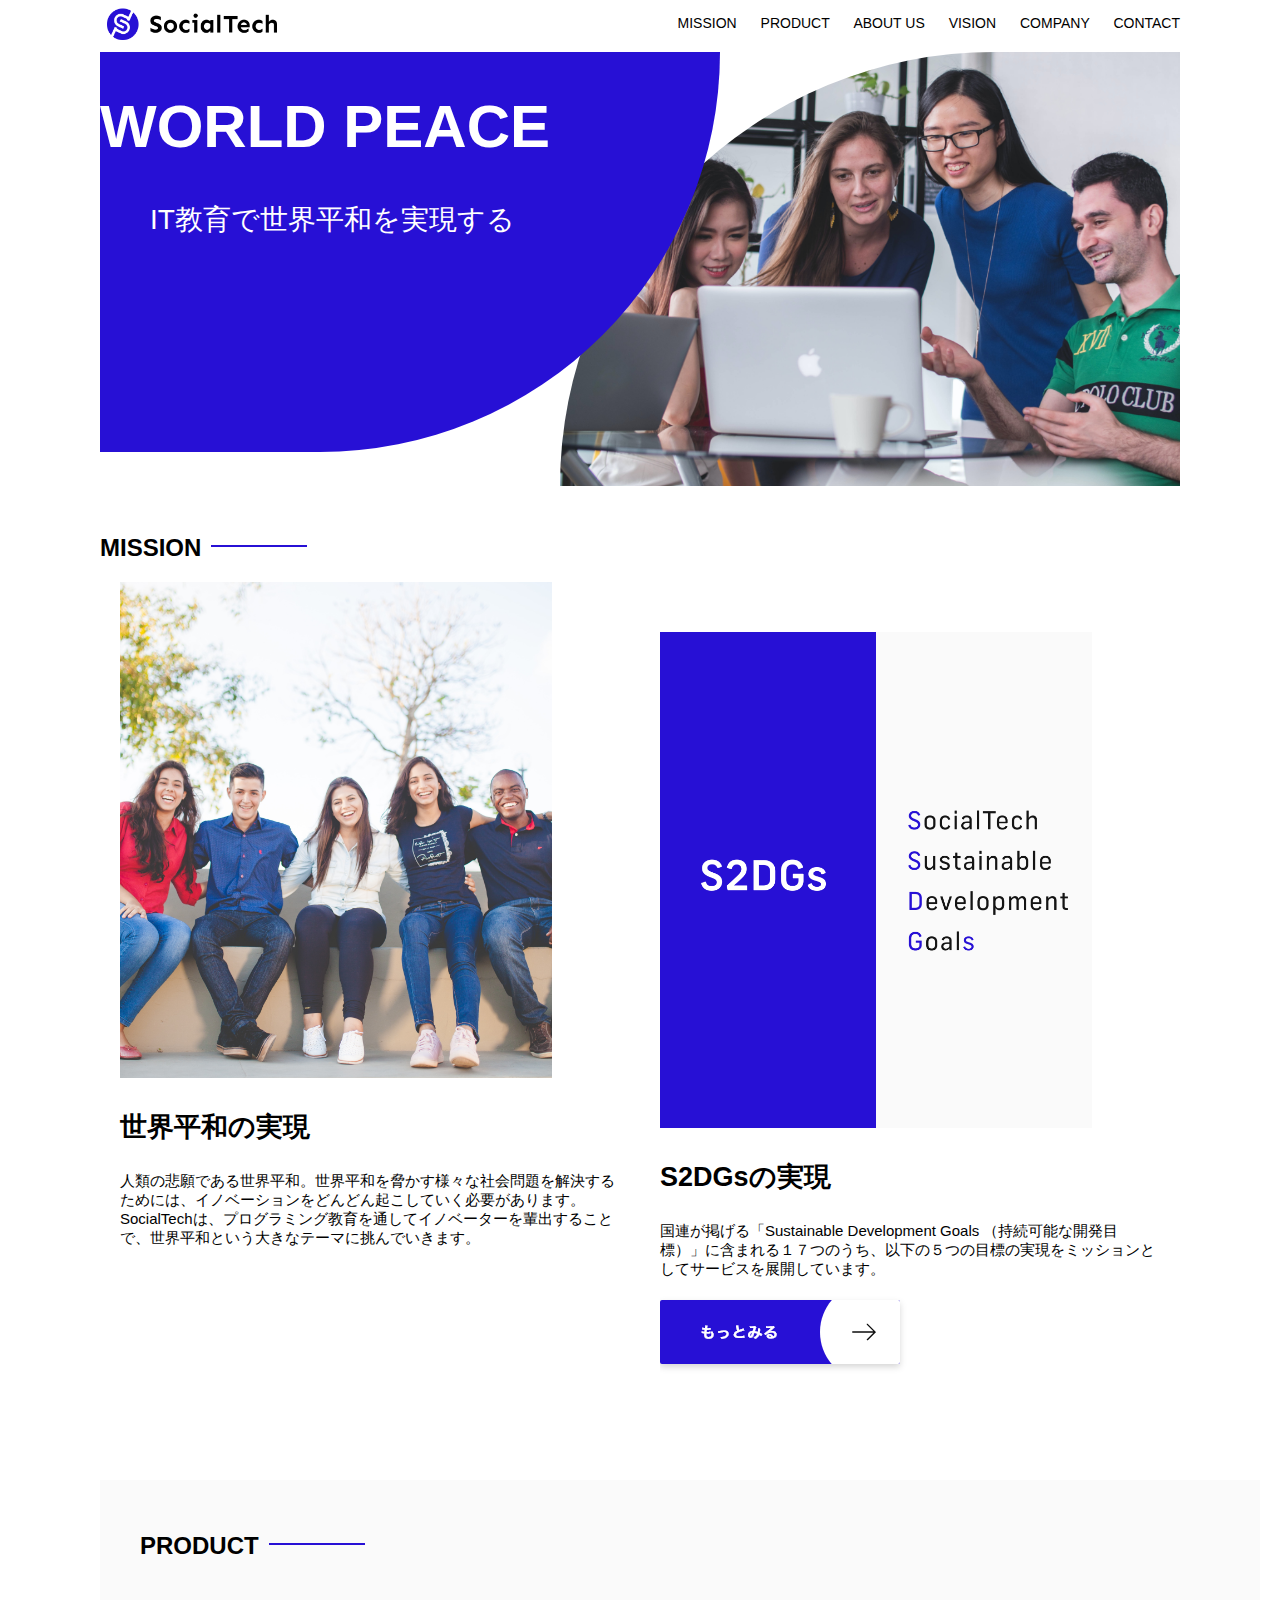
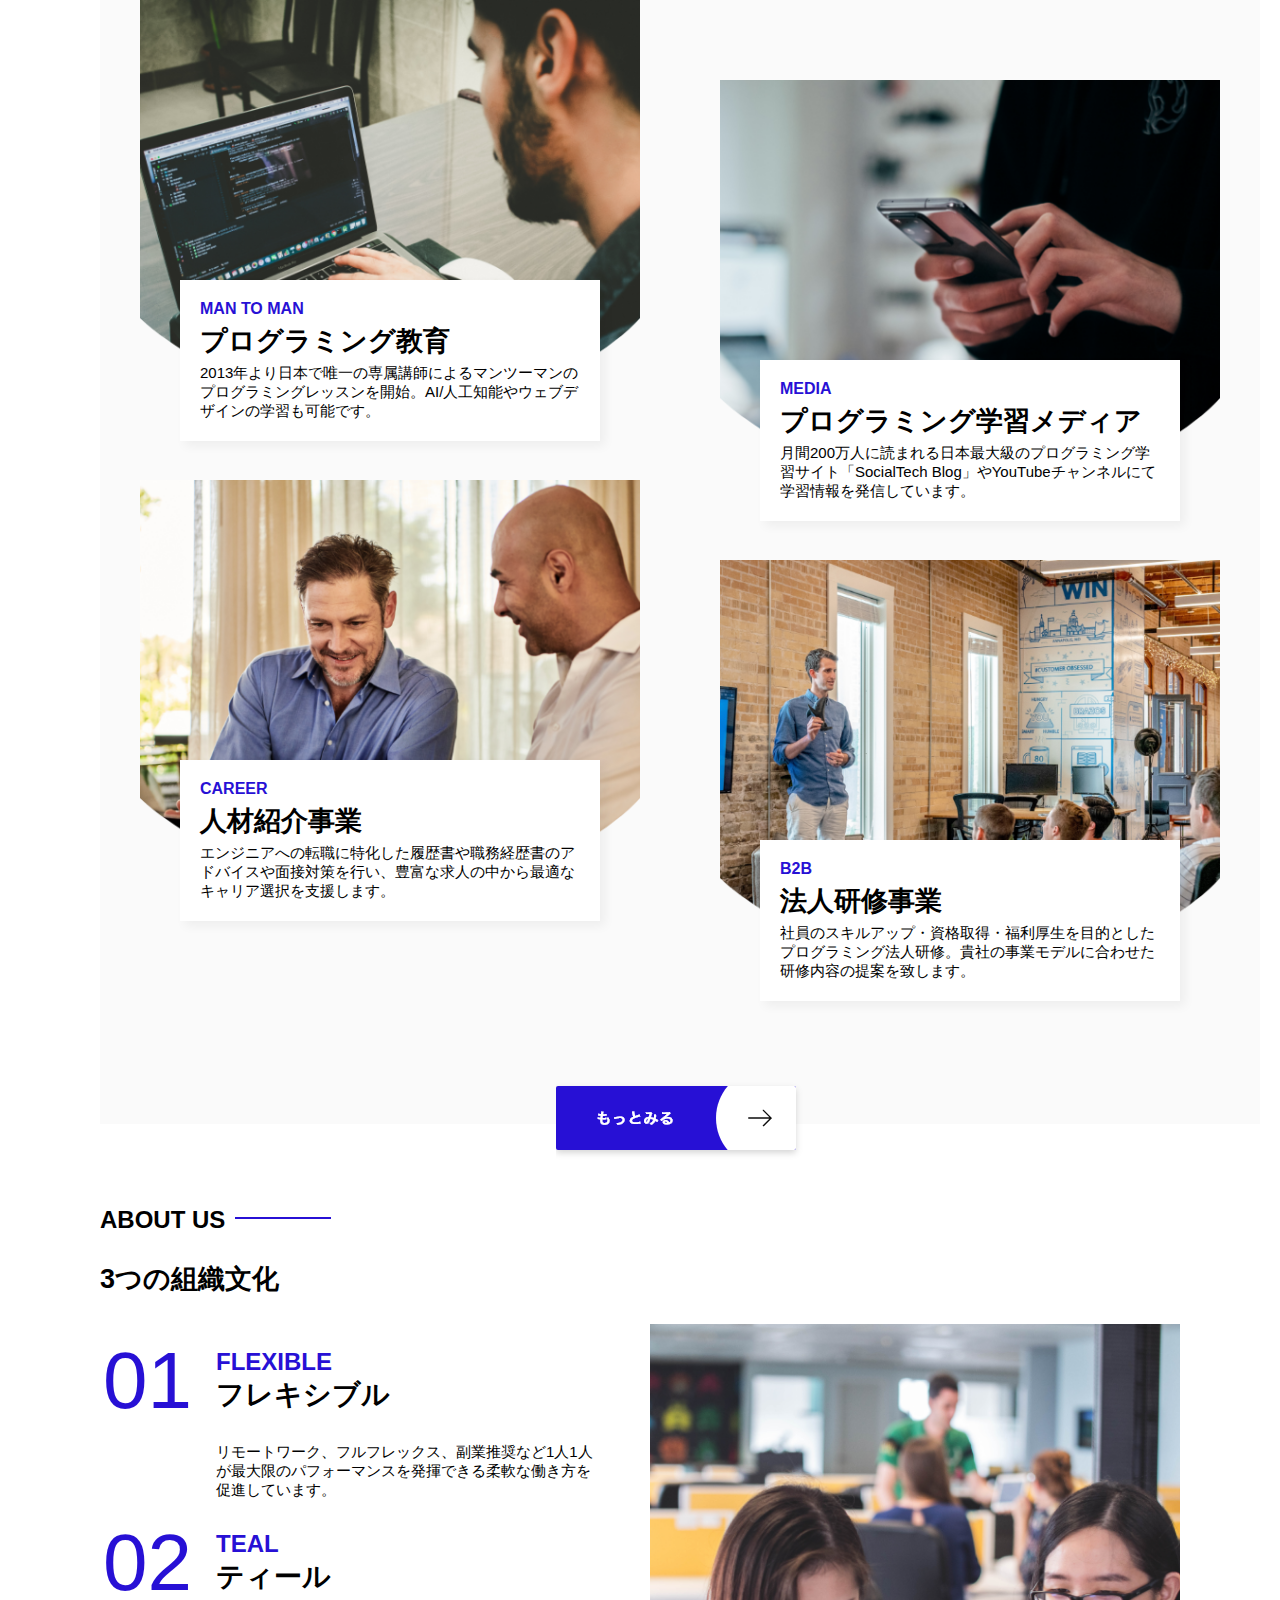
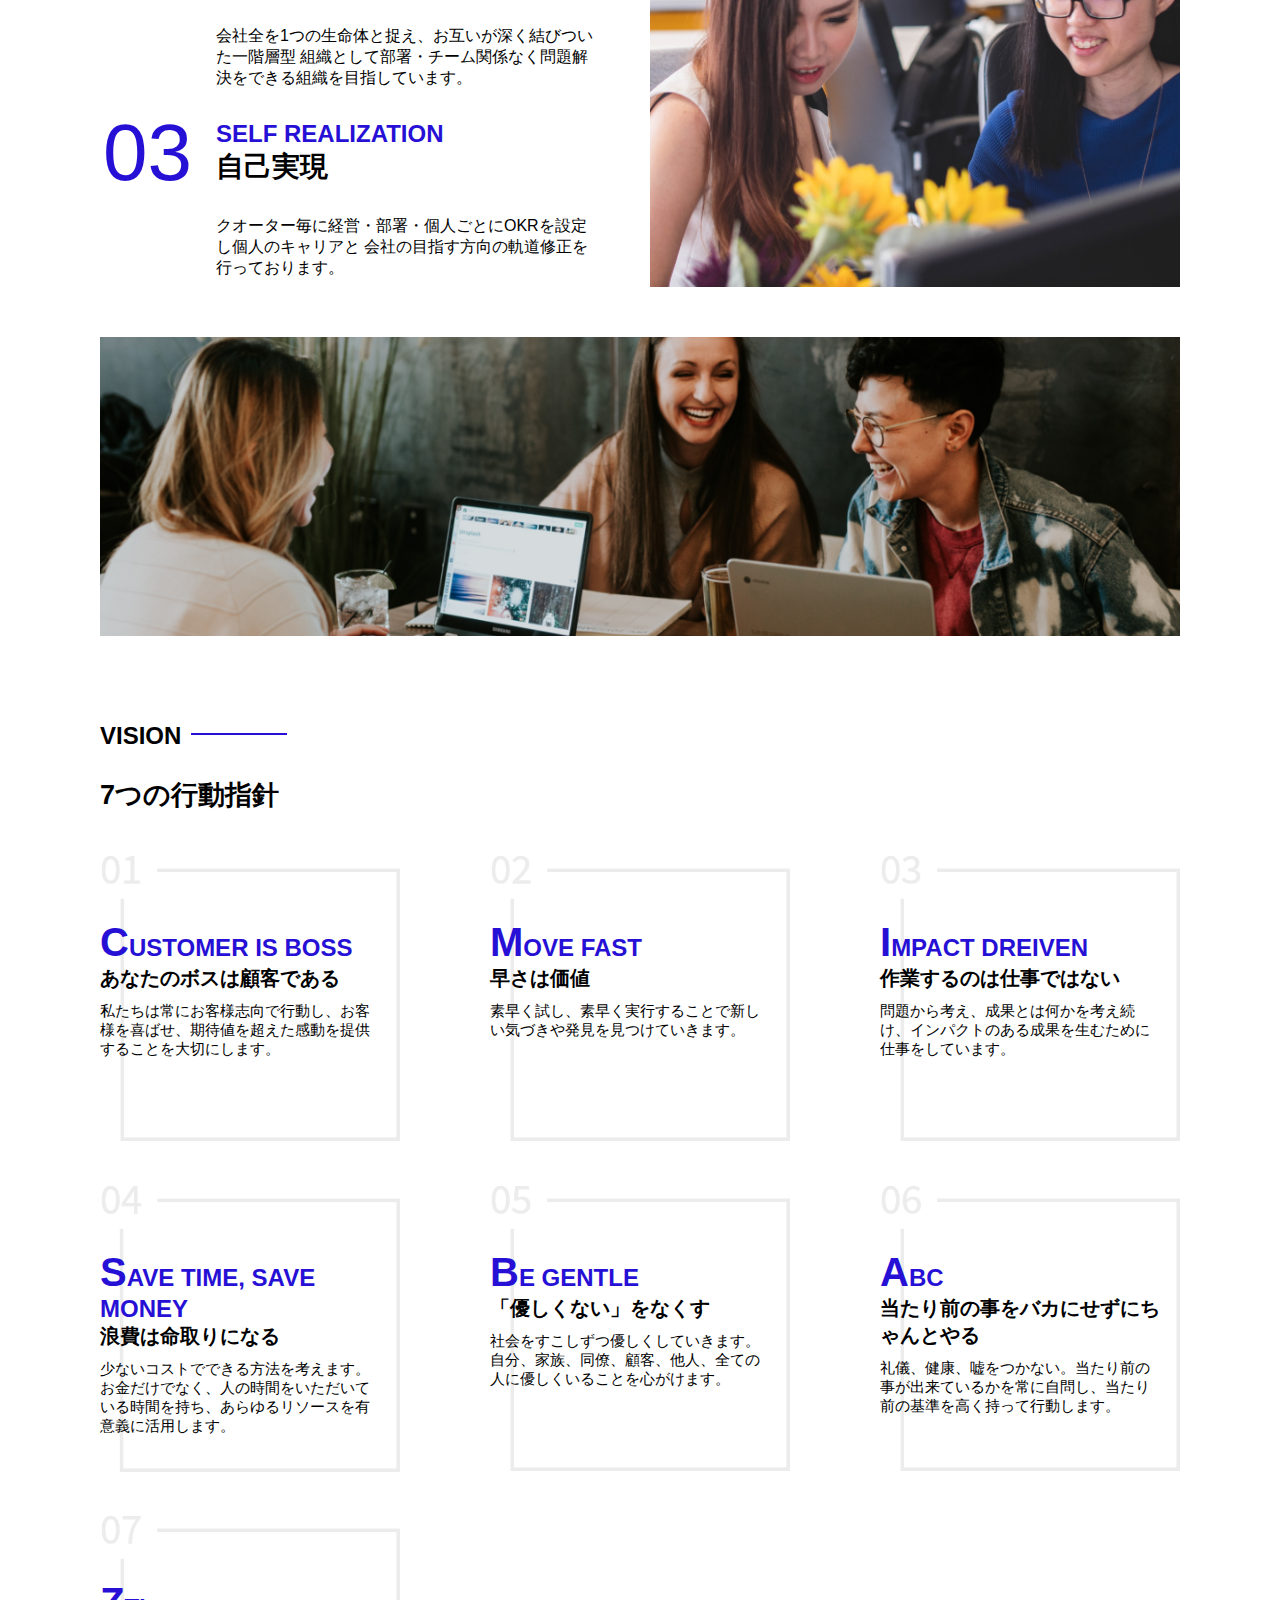
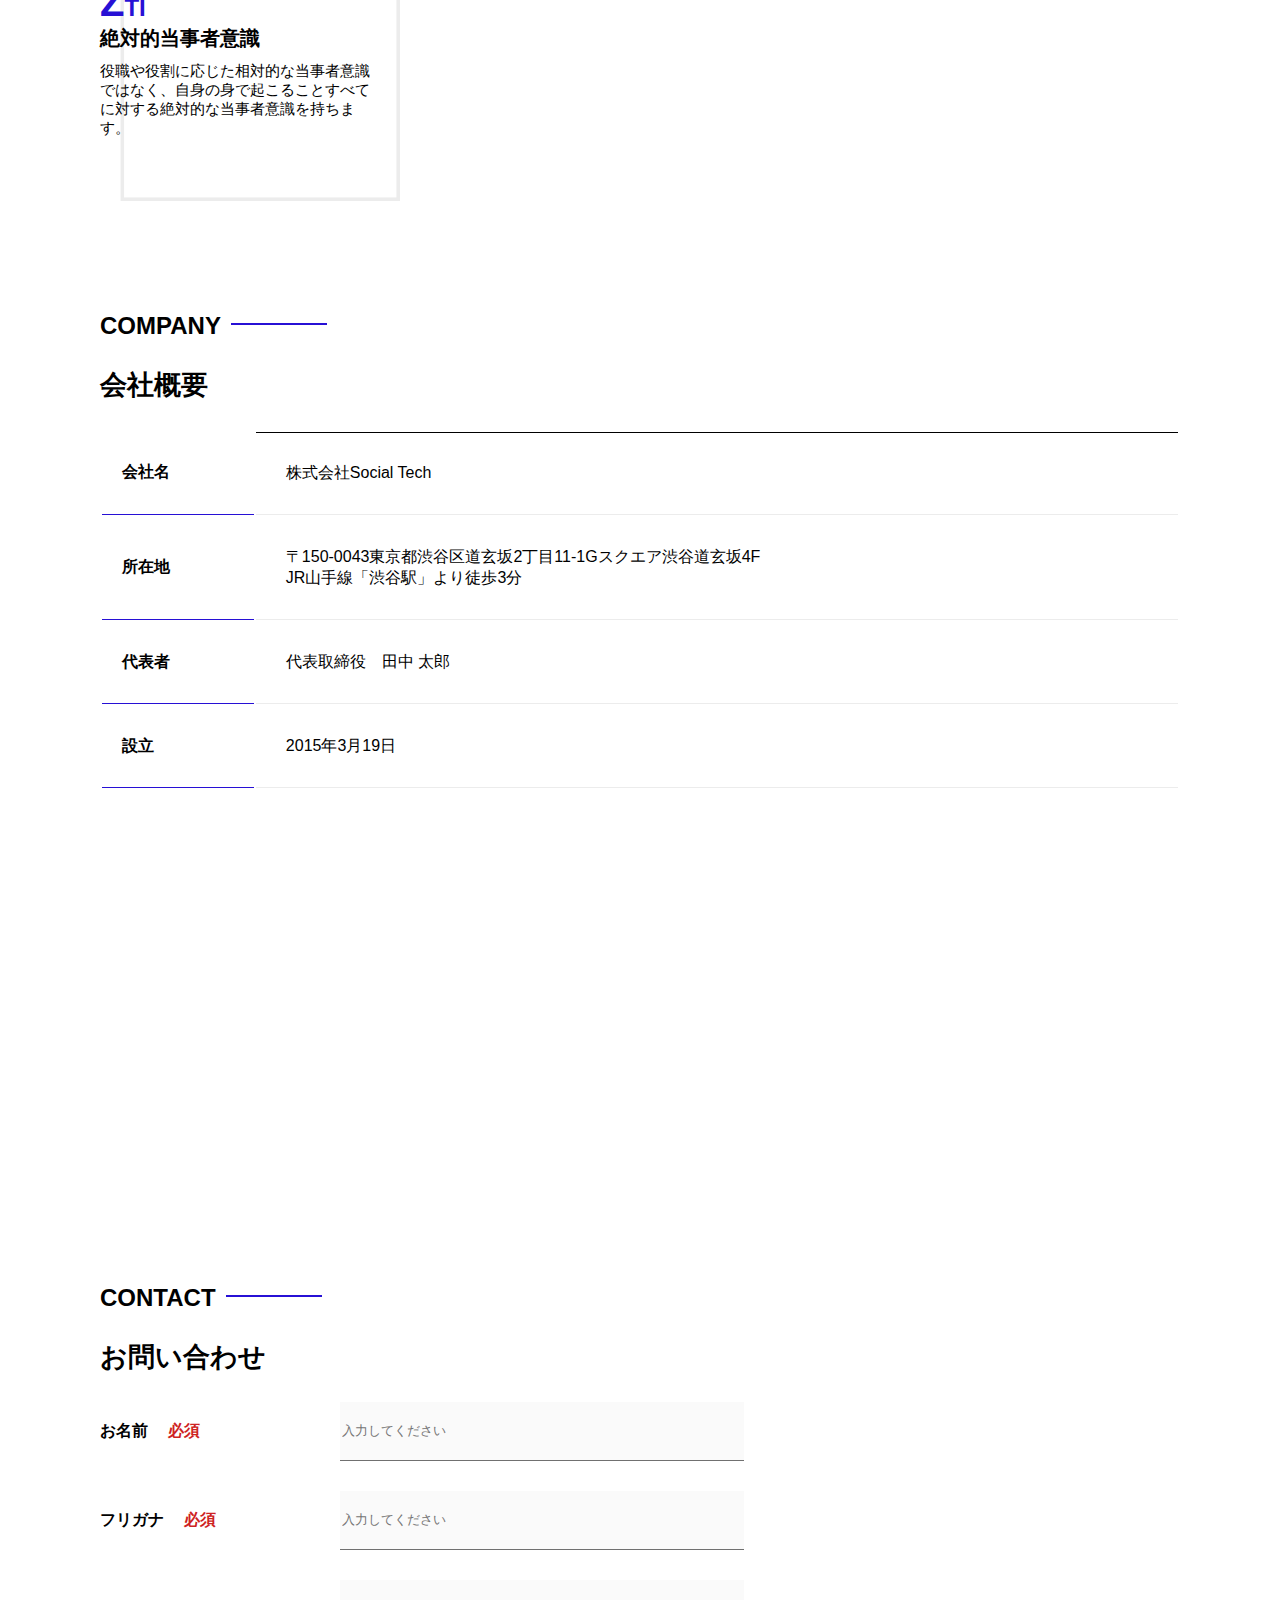
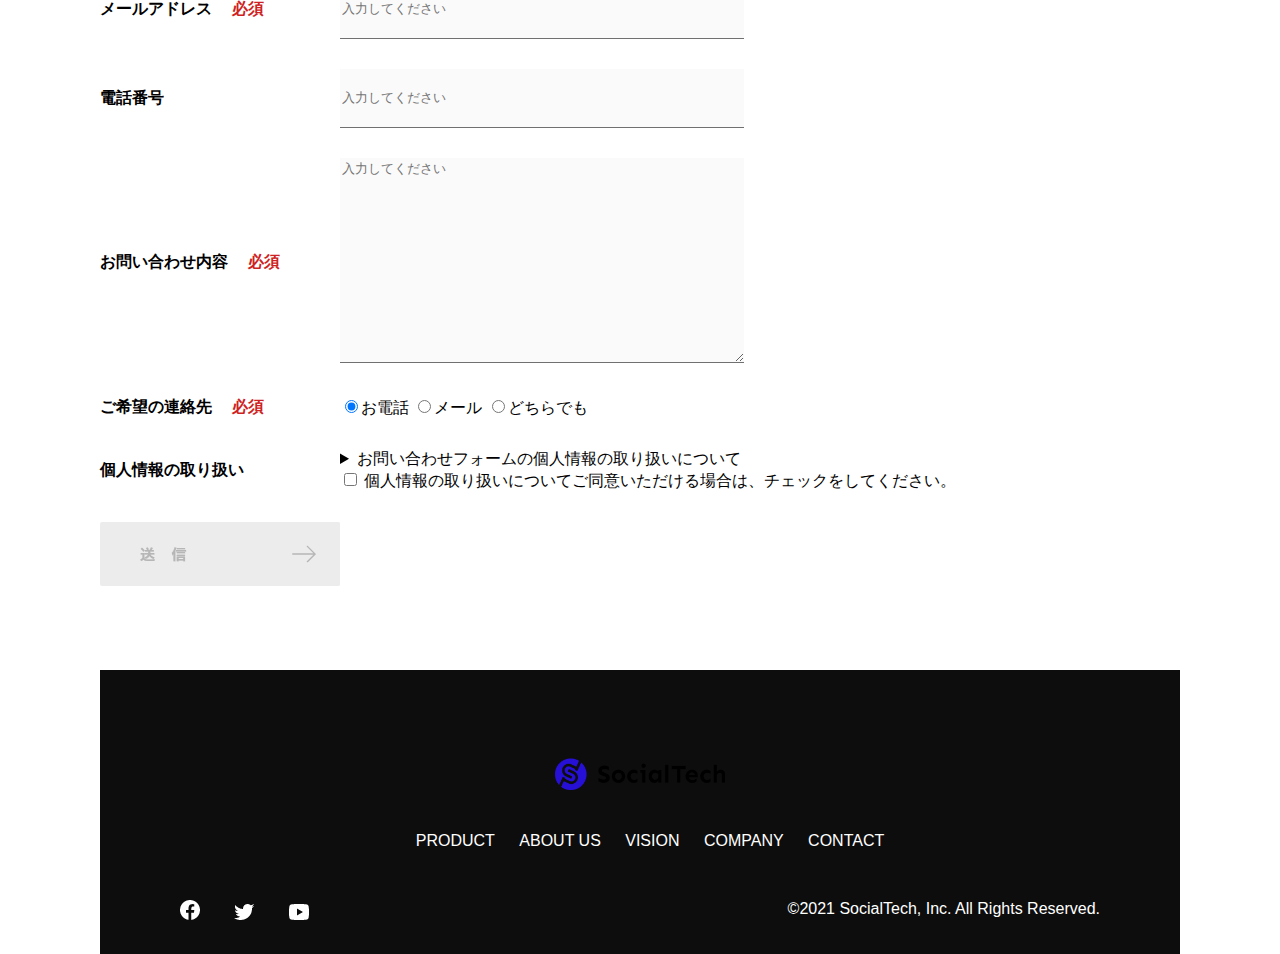
<file: index.html>
<!DOCTYPE html>
<html>
<head>
    <meta charset="UTF-8">
    <title>SocialTech</title>
    <meta description="SocialTechはEdTech業界のリーディングカンパニーを目指します。">
    <meta name="Viewport" content="width=device-width, initial-scale-1.0">
    <link rel="stylesheet" href="style.css">
  </head>
<body>
    <!-- ヘッダー-->
    <header>
        <!-- ロゴ-->
        <a href="index.html" id="logo"><img src="images/logo.png" alt="トップページに戻る"></a>
    
        <!-- PC用ナビゲーション　-->
        <nav id="nav-pc">
            <a href="mission.html">MISSION</a>
            <a href="product.html">PRODUCT</a>
            <a href="index.html#aboutus">ABOUT US</a>
            <a href="index.html#vision">VISION</a>
            <a href="index.html#company">COMPANY</a>
            <a href="index.html#contact">CONTACT</a>

        </nav>
        <!-- スマホ用メニューボタン -->
        <img id="menu-sp" src="images/button-menu.png" alt="ナビゲーションを開く" onclick="document.getElementById('nav-sp').style.display = 'block'">

    <!-- スマホ用ナビゲーション -->
    <nav id="nav-sp">
      <img id="close" src="images/button-close.png" alt="ナビゲーションを閉じる" onclick="document.getElementById('nav-sp').style.display = 'none'">
      <a id="logo-sp" href="index.html" onclick="document.getElementById('nav-sp').style.display = 'none'"><img
          src="images/logo-sp.png" alt="トップページに戻る"></a>
      <a class="menu" href="mission.html" onclick="document.getElementById('nav-sp').style.display = 'none'">MISSION</a>
      <a class="menu" href="product.html" onclick="document.getElementById('nav-sp').style.display = 'none'">PRODUCT</a>
      <a class="menu" href="index.html#aboutus" onclick="document.getElementById('nav-sp').style.display = 'none'">ABOUT
        US</a>
      <a class="menu" href="index.html#vision"
        onclick="document.getElementById('nav-sp').style.display = 'none'">VISION</a>
      <a class="menu" href="index.html#company"
        onclick="document.getElementById('nav-sp').style.display = 'none'">COMPANY</a>
      <a class="menu" href="index.html#contact"
        onclick="document.getElementById('nav-sp').style.display = 'none'">CONTACT</a>
      <div id="sns">
        <a href="https://www.facebook.com/sejuku2013"><img src="images/button-facebook.png" alt="Facebookのリンク"></a>
        <a href="https://twitter.com/samuraijuku"><img src="images/button-twitter.png" alt="Twitterのリンク"></a>
        <a href="https://www.youtube.com/channel/UCCFOQO5aDK0xXam4cUQXT8g"><img src="images/button-youtube.png" alt="YouTubeのリンク"></a>
      </div>
    </nav>
   </header>
        <main>
            <article>
            <!--メインビジュアル-->
            <section id="main-visual">
                <div id="main-message">
                    <h1>WORLD PEACE</h1>
                    <p>IT教育で世界平和を実現する</p>
                </div>
                <img src="images/index/index-main.png" alt="PCの周りに集まる多国籍の仲間たち">
            </section>
        <!--ミッション-->
        <section id="mission">
            <h2 class="index-h2">MISSION</h2>
            <div id="mission-flex">
                <div>
                    <img id="mission-phot" src="images/index/index-mission.png" alt="野外のベンチで写真を撮影する多国籍の仲間たち">
                    <h3>世界平和の実現</h3>
                    <p>
                        人類の悲願である世界平和。世界平和を脅かす様々な社会問題を解決するためには、イノベーションをどんどん起こしていく必要があります。SocialTechは、プログラミング教育を通してイノベーターを輩出することで、世界平和という大きなテーマに挑んでいきます。
                    </p>
                </div>
                <div>
                    <img id="s2dgs" src="images/index/s2dgs.png" alt="S2DGs">
                    <h3>S2DGsの実現</h3>
                    <p>国連が掲げる「Sustainable Development Goals （持続可能な開発目標）」に含まれる１７つのうち、以下の５つの目標の実現をミッションとしてサービスを展開しています。</p>
                    <a href="mission.html">
                        <img src="images/button-more.png" alt="もっとみる">
                    </a>
                </div>
            </div>
        </section>  
             <!-- プロダクト -->
      <section id="product">
        <h2 class="index-h2">PRODUCT</h2>
        <div>
          <div id="product-left">
            <div>
              <img class="product-photo" src="images/index/index-mantoman.png" alt="PCでコードを書く男性">
              <div class="product-explain">
                <span>MAN TO MAN</span>
                <h3>プログラミング教育</h3>
                <p>2013年より日本で唯一の専属講師によるマンツーマンのプログラミングレッスンを開始。AI/人工知能やウェブデザインの学習も可能です。</p>
              </div>
            </div>
            <div>
              <img class="product-photo" src="images/index/index-career.png" alt="笑顔で話し合う2人の男性">
              <div class="product-explain">
                <span>CAREER</span>
                <h3>人材紹介事業</h3>
                <p>エンジニアへの転職に特化した履歴書や職務経歴書のアドバイスや面接対策を行い、豊富な求人の中から最適なキャリア選択を支援します。</p>
              </div>
            </div>
          </div>
          <div id="product-right">
             <div>
               <img class="product-photo" src="images/index/index-media.png" alt="スマートフォンを操作する人">
               <div class="product-explain">
                 <span>MEDIA</span>
                 <h3>プログラミング学習メディア</h3>
                 <p>月間200万人に読まれる日本最大級のプログラミング学習サイト「SocialTech Blog」やYouTubeチャンネルにて学習情報を発信しています。</p>
               </div>
             </div>
             <div>
               <img class="product-photo" src="images/index/index-b2b.png" alt="講演中の男性とそれを聴く人々">
               <div class="product-explain">
                 <span>B2B</span>
                 <h3>法人研修事業</h3>
                 <p>社員のスキルアップ・資格取得・福利厚生を目的としたプログラミング法人研修。貴社の事業モデルに合わせた研修内容の提案を致します。</p>
               </div>
             </div>
           </div>
         </div>
            <div>
                <a id="product-more" href="product.html">
                    <img src="images/button-more.png" alt="もっとみる">
                </a>
            </div>
        </section>
        <!--ABOUT US-->
        <section id="aboutus">
          <h2 class="index-h2">ABOUT US</h2>
          <h3>3つの組織文化</h3>
          <div>
            <table class="culture-table">
              <tr>
                <td>
                  <span class="culture-num">01</span>
                </td>
                <td>
                  <span class="culture-en">FLEXIBLE</span>
                  <span class="culture-jp">フレキシブル</span>
                </td>
              </tr>
              <tr>
                <td>
                  <!--空のセル-->
                </td>
                <td>
                  <p class="culture-description">
                    リモートワーク、フルフレックス、副業推奨など1人1人が最大限のパフォーマンスを発揮できる柔軟な働き方を促進しています。
                  </p>
                </td>
              </tr>
              <tr>
                <td>
                  <span class="culture-num">02</span>
                </td>
                <td>
                  <span class="culture-en">TEAL</span>
                  <span class="culture-jp">ティール</span>
                </td>
              </tr>
              <tr>
                <td>
                  <!--空のセル-->
                </td>
                <td>
                  会社全を1つの生命体と捉え、お互いが深く結びついた一階層型
                  組織として部署・チーム関係なく問題解決をできる組織を目指しています。
                </td>
              </tr>
              <tr>
                <td>
                  <span class="culture-num">03</span>
                </td>
                <td>
                  <span class="culture-en">SELF REALIZATION</span>
                  <span class="culture-jp">自己実現</span>
                </td>
              </tr>
                <td>
                  <!--空のセル-->
                </td>

                <td>
                  クオーター毎に経営・部署・個人ごとにOKRを設定し個人のキャリアと
                  会社の目指す方向の軌道修正を行っております。
                </td>
            </table>
            <img class="culture-img" src="images/index/index-aboutus1.png" alt="笑顔で話し合う2人の女性">
          </div>
            <img class="culture-img2" src="images/index/index-aboutus2.png" alt="笑顔で話し合う3人の男女">
        </section>
        <!--VISION-->
        <section id="vision">
          <h2 class="index-h2">VISION</h2>
          <h3>7つの行動指針</h3>
          <div>
            <div class="vision-box">
              <img src="images/index/vision-01.png" alt="01">
              <span>
                <h4>CUSTOMER IS BOSS</h4>
                <h5>あなたのボスは顧客である</h5>
                <p>私たちは常にお客様志向で行動し、お客様を喜ばせ、期待値を超えた感動を提供することを大切にします。</p>
              </span>
            </div>
            <div class="vision-box">
              <img src="images/index/vision-02.png" alt="02">
              <span>
                <h4>MOVE FAST</h4>
                <h5>早さは価値</h5>
                <p>素早く試し、素早く実行することで新しい気づきや発見を見つけていきます。</p>
              </span>
            </div>
            <div class="vision-box">
              <img src="images/index/vision-03.png" alt="03">
              <span>
                <h4>IMPACT DREIVEN</h4>
                <h5>作業するのは仕事ではない</h5>
                <p>問題から考え、成果とは何かを考え続け、インパクトのある成果を生むために仕事をしています。</p>
              </span>
            </div>
            <div class="vision-box">
              <img src="images/index/vision-04.png" alt="04">
              <span>
                <h4>SAVE TIME, SAVE MONEY</h4>
                <h5>浪費は命取りになる</h5>
                <p>少ないコストでできる方法を考えます。お金だけでなく、人の時間をいただいている時間を持ち、あらゆるリソースを有意義に活用します。</p>
              </span>
            </div>
            <div class="vision-box">
              <img src="images/index/vision-05.png" alt="05">
              <span>
                <h4>BE GENTLE</h4>
                <h5>「優しくない」をなくす</h5>
                <p>社会をすこしずつ優しくしていきます。自分、家族、同僚、顧客、他人、全ての人に優しくいることを心がけます。</p>
              </span>
            </div>
            <div class="vision-box">
              <img src="images/index/vision-06.png" alt="06">
              <span>
                <h4>ABC</h4>
                <h5>当たり前の事をバカにせずにちゃんとやる</h5>
                <p>礼儀、健康、嘘をつかない。当たり前の事が出来ているかを常に自問し、当たり前の基準を高く持って行動します。</p>
              </span>
            </div>
            <div class="vision-box">
              <img src="images/index/vision-07.png" alt="07">
              <span>
                <h4>ZTI</h4>
                <h5>絶対的当事者意識</h5>
                <p>役職や役割に応じた相対的な当事者意識ではなく、自身の身で起こることすべてに対する絶対的な当事者意識を持ちます。</p>
              </span>
            </div>
          </div>
        </section>
        <!--COMPANY-->
        <section id="company">
          <h2 class="index-h2">COMPANY</h2>
          <h3>会社概要</h3>
          <table id="company-table">
            <tr>
              <th class="tableheader">会社名</th>
              <td class="cell-first">株式会社Social Tech</td>
            </tr>
            <tr>
              <th class="tableheader">所在地</th>
              <td class="cell">〒150-0043東京都渋谷区道玄坂2丁目11-1Gスクエア渋谷道玄坂4F<br>JR山手線「渋谷駅」より徒歩3分</td>
            </tr>
            <tr>
              <th class="tableheader">代表者</th>
              <td class="cell">代表取締役　田中 太郎</td>
            </tr>
            <tr>
              <th class="tableheader">設立</th>
              <td class="cell">2015年3月19日</td>
            </tr>
          </table>
          <iframe 
          src="https://www.google.com/maps/embed?pb=!1m18!1m12!1m3!1d3241.7759544892483!2d139.69399665123464!3d35.65789123876098!2m3!1f0!2f0!3f0!3m2!1i1024!2i768!4f13.1!3m3!1m2!1s0x60188caa0042e8d1%3A0xba130bea826a7aa2!2z44CSMTUwLTAwNDMg5p2x5Lqs6YO95riL6LC35Yy66YGT546E5Z2C77yS5LiB55uu77yR77yR4oiS77yR!5e0!3m2!1sja!2sjp!4v1636872991912!5m2!1sja!2sjp" 
          style="border: 0;" allowfullscreen=""loading="lazy">
        </iframe>
        </section>
        <!--お問い合わせフォーム-->
        <section id="contact">
          <h2 class="index-h2">CONTACT</h2>
          <h3>お問い合わせ</h3>
            <!--STATIC FORMS-->
          <form action="https://api.staticforms.xyz/submit" method="post">
              <input type="text" name="honeypot" style="display:none">
              <input type="hidden" name="accessKey" value="ca6e46f2-76e4-43a0-9265-a5d6d81d3850">
              <input type="hidden" name="subject" value="お問い合わせフォーム" />
              <input type="hidden" name="replyTo" value="yourtigers1994@gmail.com">
              <input type="hidden" name="redirectTo" value="" />  
              <div>
                <div class="contact-heading">
                  <label class="contact-label">お名前<span class="contact-span">必須</span></label>
                </div>
                <div class="contact-form">
                  <input type="text" name="name" placeholder="入力してください" class="contact-textbox">
                </div>
              </div>
              <div>
                <div class="contact-heading">
                  <label class="contact-label">フリガナ<span class="contact-span">必須</span></label>
                </div>
                <div>
                  <input type="text" name="hurigana" placeholder="入力してください" class="contact-textbox">
                </div>
              </div>
              <div>
                <div class="contact-heading">
                  <label class="contact-label">メールアドレス<span class="contact-span">必須</span></label>
                </div>
                <div>
                  <input type="text" name="email" placeholder="入力してください" class="contact-textbox">
                </div>
              </div>
              <div>
                <div class="contact-heading">
                  <label class="contact-label">電話番号</label>
                </div>
                <div>
                  <input type="text" name="tel" placeholder="入力してください" class="contact-textbox">
                </div>
              </div>
              <div>
                <div class="contact-heading">
                  <label class="contact-label">お問い合わせ内容<span class="contact-span">必須</span></label>
                </div>
                <div>
                  <textarea class="contact-textarea " placeholder="入力してください" name="message"></textarea>
                </div>
              </div>
              <div>
                <div class="contact-heading">
                  <label class="contact-label">ご希望の連絡先<span class="contact-span">必須</span></label>
                </div>
                <div>
                  <input class="radiobutton" type="radio" value="tel" name="contact" checked><label>お電話</label>
                  <input class="radiobutton" type="radio" value="mail" name="contact"><label>メール</label>
                  <input class="radiobutton" type="radio" value="both" name="contact"><label>どちらでも</label>
                </div>
              </div>
              <div>
                <div class="contact-heading">
                  <label class="contact-label">個人情報の取り扱い</label>
                </div>
                <div>
                  <details>
                    <summary>お問い合わせフォームの個人情報の取り扱いについて</summary>
                    <div>
                      <span>１．組織の名称又は氏名</span><br>
                      株式会社SocialTech<br><br>
                      <span>２．個人情報保護管理者（若しくはその代理人）の氏名又は職名、所属及び連絡先
                        鈴木 一郎 コーポレート部</span><br>
                      メールアドレス:support@socialtech.net<br>
                      TEL:03-xxxx-xxxx<br>
                      <span>３．個人情報の利用目的</span><br>
                      ・本サービス及び本サービスに関連する情報の提供又はそれらに関する連絡のため<br>
                      ・ユーザーの本人確認のため<br>
                      ・当社サービスのご案内のため<br>
                      ・当社の商品等の広告または宣伝（電子メールによるものを含むものとします。）<br><br>
                      <span>４．個人情報の取り扱い業務の委託</span><br>
                      個人情報の取扱業務の全部または一部を外部に業務委託する場合があります。<br>
                      その際、弊社は、個人情報を適切に保護できる管理体制を敷き実行していることを条件として<br>
                      委託先を厳選したうえで、機密保持契約を委託先と締結し、お客様の個人情報を厳密に管理させます。<br><br>
                      <span>５．個人情報の開示等の請求</span><br>
                      お客様は、弊社に対してご自身の個人情報の開示等（利用目的の通知、開示、内容の訂正・追加・削除、利用の停止または消去、第三者への提供の停止）に関して、当社問合わせ窓口に申し出ることができます。<br>
                      その際、弊社はお客様ご本人を確認させていただいたうえで、合理的な期間内に対応いたします。<br><br>
                      なお、個人情報に関する弊社問合わせ先は、次の通りです。<br><br>
                      株式会社SocialTech 個人情報問合せ窓口<br>
                      〒150-0043 東京都渋谷区道玄坂2丁目11-1 Ｇスクエア渋谷道玄坂 4F<br>
                      メールアドレス:support@socialtech.net TEL:03-xxxx-xxxx<br><br>
                      <span>６．個人情報を提供されることの任意性について</span><br><br>
                      お客様がご自身の個人情報を弊社に提供されるか否かは、お客様のご判断によりますが、もしご提供されない場合には、適切なサービスが提供できない場合がありますので予めご了承ください。
                    </div>
                  </details>
                  <input type="checkbox" name="agree">
                  <span>個人情報の取り扱いについてご同意いただける場合は、チェックをしてください。</span>
                </div>
              </div>
               <input type="image" value="Submit" src="images/button-submit.png" alt="送信する">    
            </form>
        </section>
      </article>
      <footer>
        <div id="footer-logo">
          <img src="images/logo.png" alt="SocialTech">
        </div>
        <div id="footer-link">
          <a href="mission.html"MISSION></a>
          <a href="product.html">PRODUCT</a>
          <a href="index.html#aboutus">ABOUT US</a>
          <a href="index.html#vision">VISION</a>
          <a href="index.html#company">COMPANY</a>
          <a href="index.html#contact">CONTACT</a>
        </div>
        <div id="sns-footer">
          <a href="https://www.facebook.com/sejuku2013"><img src="images/button-facebook.png" alt="Facebookのリンク"></a>
         <a href="https://twitter.com/samuraijuku"><img src="images/button-twitter.png" alt="Twitterのリンク"></a>
         <a href="https://www.youtube.com/channel/UCCFOQO5aDK0xXam4cUQXT8g"><img src="images/button-youtube.png" alt="YouTubeのリンク"></a>
            <span id="copyright">&copy;2021 SocialTech, Inc. All Rights Reserved. </span>
        </div>
      </footer>
    </main>
</body>
</file>
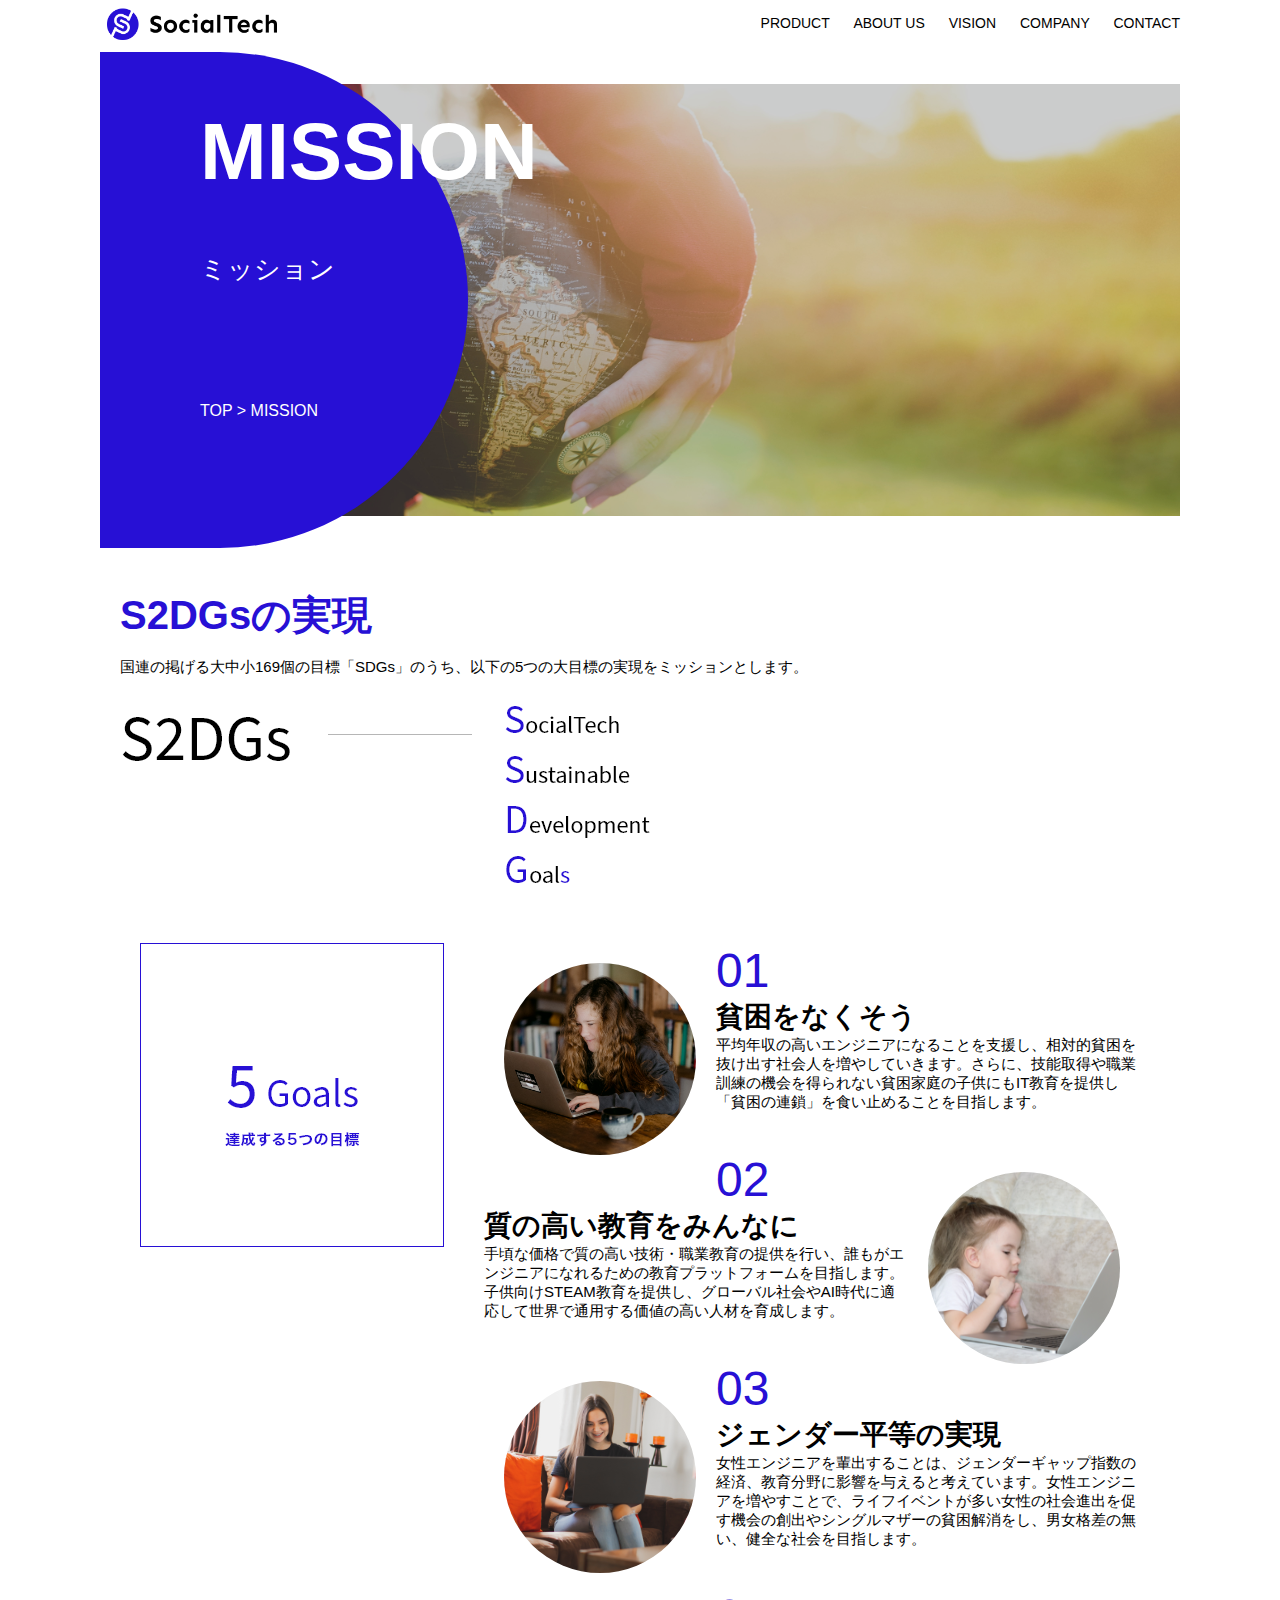
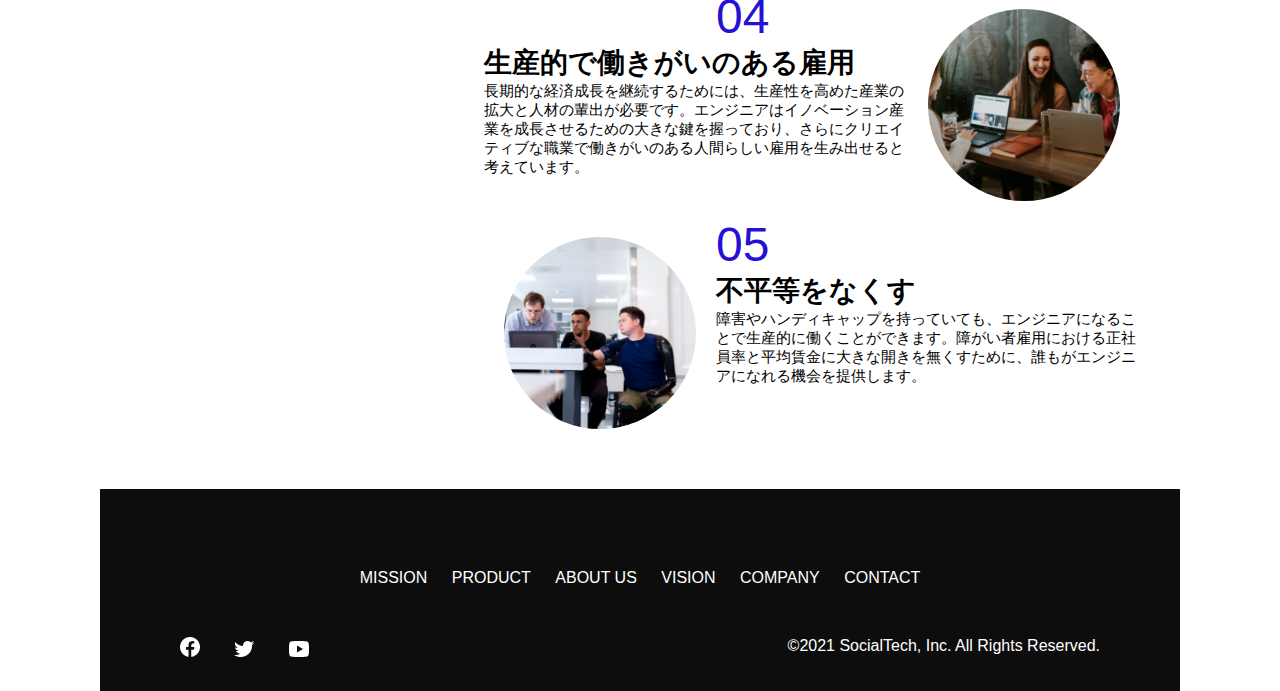
<file: mission.html>
<!DOCTYPE html>
<html>
<head>
    <meta charset="UTF-8">
    <meta description="SocialTechが目指す5つの目標(s2DGs)を紹介します">
    <meta name="viewport" content="width=device-width, initial-scale=1.0">
    <link rel="stylesheet" href="style.css">
    <title>SocialTech - MISSION -</title>
  </head>

<body>
    <!--ヘッダー-->
    <header>
        <!--ロゴ-->
        <a href="index.html" id="logo"><img src="images/logo.png" alt="トップページに戻る"></a>
        <!--pc用ナビゲーション-->
        <nav id="nav-pc">
            <a href="mission.html"MISSION></a>
            <a href="product.html">PRODUCT</a>
            <a href="index.html#aboutus">ABOUT US</a>
            <a href="index.html#vision">VISION</a>
            <a href="index.html#company">COMPANY</a>
             <a href="index.html#contact">CONTACT</a>
        </nav>

        <!--スマホ用メニューボタン-->
        <img id="menu-sp" src="images/button-menu.png" alt="ナビゲーションを開く" onclick="document.getElementById('nav-sp').style.display = 'block'">

        <!--スマホ用ナビゲーション-->
        <nav id="nav-sp">
            <img id="close" src="images/button-close.png" alt="ナビゲーションを閉じる" onclick="document.getElementById('nav-sp').style.display = 'block'">
            <a id="logo-sp" href="index.html" onclick="document.getElementById('nav-sp').style.display = 'none'"><img
                src="images/logo-sp.png" alt="トップページに戻る"></a>
            <a class="menu" href="mission.html" onclick="document.getElementById('nav-sp').style.display = 'none'">MISSION</a>
            <a class="menu" href="product.html" onclick="document.getElementById('nav-sp').style.display = 'none'">PRODUCT</a>
            <a class="menu" href="index.html#aboutus" onclick="document.getElementById('nav-sp').style.display = 'none'">ABOUT
              US</a>
            <a class="menu" href="index.html#vision"
              onclick="document.getElementById('nav-sp').style.display = 'none'">VISION</a>
            <a class="menu" href="index.html#company"
              onclick="document.getElementById('nav-sp').style.display = 'none'">COMPANY</a>
            <a class="menu" href="index.html#contact"
              onclick="document.getElementById('nav-sp').style.display = 'none'">CONTACT</a>
            <div id="sns">
              <a href="https://www.facebook.com/sejuku2013"><img src="images/button-facebook.png" alt="Facebookのリンク"></a>
              <a href="https://twitter.com/samuraijuku"><img src="images/button-twitter.png" alt="Twitterのリンク"></a>
              <a href="https://www.youtube.com/channel/UCCFOQO5aDK0xXam4cUQXT8g"><img src="images/button-youtube.png" alt="YouTubeのリンク"></a>
            </div>
         </nav>
    </header>    

    <main>
        <article>
            <section id="mission-main">
                <div id="mission-tittle">
                    <h1>MISSION</h1>
                    <span>ミッション</span>
                    <div>TOP > MISSION</div>
                </div>
            </section>
            <section id="mission-s2dgs"> 
                <h2 class="mission-h2">S2DGsの実現</h2>
                <p>国連の掲げる大中小169個の目標「SDGs」のうち、以下の5つの大目標の実現をミッションとします。</p>
                <img src="images/mission/mission-s2dgs.png" alt="S2DGs">
            </section>
            <section id="mission-5goals">
                <div>
                    <img id="s2dgs-image" src="images/mission/mission-5goals.png" alt="5Goals">
                </div>
                
                <div>
                    <div>
                        <img class="fivegoals-image-left" src="images/mission/mission-5goals01.png" alt="PCを操作する女の子">
                        <span class="fivegoals-number">01</span>
                        <h3 class="fivegoals-h3">貧困をなくそう</h3>
                        <p class="fivegoals-p">
                            平均年収の高いエンジニアになることを支援し、相対的貧困を抜け出す社会人を増やしていきます。さらに、技能取得や職業訓練の機会を得られない貧困家庭の子供にもIT教育を提供し「貧困の連鎖」を食い止めることを目指します。
                        </p>
                    </div>

                    <div>
                        <img class="fivegoals-image-right" src="images/mission/mission-5goals02.png" alt="PCを見つめる小さい女の子">
                        <span class="fivegoals-number">02</span>
                        <h3 class="fivegoals-h3">質の高い教育をみんなに</h3>
                        <p class="fivegoals-p">
                          手頃な価格で質の高い技術・職業教育の提供を行い、誰もがエンジニアになれるための教育プラットフォームを目指します。子供向けSTEAM教育を提供し、グローバル社会やAI時代に適応して世界で通用する価値の高い人材を育成します。
                        </p>
                      </div>
              
                      <div>
                        <img class="fivegoals-image-left" src="images/mission/mission-5goals03.png" alt="PCを操作する女性">
                        <span class="fivegoals-number">03</span>
                        <h3 class="fivegoals-h3">ジェンダー平等の実現</h3>
                        <p class="fivegoals-p">
                          女性エンジニアを輩出することは、ジェンダーギャップ指数の経済、教育分野に影響を与えると考えています。女性エンジニアを増やすことで、ライフイベントが多い女性の社会進出を促す機会の創出やシングルマザーの貧困解消をし、男女格差の無い、健全な社会を目指します。
                        </p>
                      </div>
              
                      <div>
                        <img class="fivegoals-image-right" src="images/mission/mission-5goals04.png" alt="笑顔で話し合う3人の男女">
                        <span class="fivegoals-number">04</span>
                        <h3 class="fivegoals-h3">生産的で働きがいのある雇用</h3>
                        <p class="fivegoals-p">
                          長期的な経済成長を継続するためには、生産性を高めた産業の拡大と人材の輩出が必要です。エンジニアはイノベーション産業を成長させるための大きな鍵を握っており、さらにクリエイティブな職業で働きがいのある人間らしい雇用を生み出せると考えています。
                        </p>
                      </div>
              
                      <div>
                        <img class="fivegoals-image-left" src="images/mission/mission-5goals05.png" alt="障害を持つ男性が生き生きと働く様子">
                        <span class="fivegoals-number">05</span>
                        <h3 class="fivegoals-h3">不平等をなくす</h3>
                        <p class="fivegoals-p">
                          障害やハンディキャップを持っていても、エンジニアになることで生産的に働くことができます。障がい者雇用における正社員率と平均賃金に大きな開きを無くすために、誰もがエンジニアになれる機会を提供します。
                        </p>
                     </div>
                </div>
            </section>
        </article>
        <footer>
            <div id="footer-logo>
             <img src="images/logo-sp.png" alt="SocialTech">
            </div>
            <div id="footer-link">
                <a href="mission.html">MISSION</a>
                <a href="product.html">PRODUCT</a>
                <a href="index.html#aboutus">ABOUT US</a>
                <a href="index.html#vision">VISION</a>
                <a href="index.html#company">COMPANY</a>
                <a href="index.html#contact">CONTACT</a>
            </div>
            <div id="sns-footer">
                <a href="https://www.facebook.com/sejuku2013"><img src="images/button-facebook.png" alt="Facebookのリンク"></a>
                <a href="https://twitter.com/samuraijuku"><img src="images/button-twitter.png" alt="Twitterのリンク"></a>
                <a href="https://www.youtube.com/channel/UCCFOQO5aDK0xXam4cUQXT8g"><img src="images/button-youtube.png" alt="YouTubeのリンク"></a>
                <span id="copyright">&copy;2021 SocialTech, Inc. All Rights Reserved. </span>
             </div>
        </footer>
    </main>
</body>

</html>
</file>
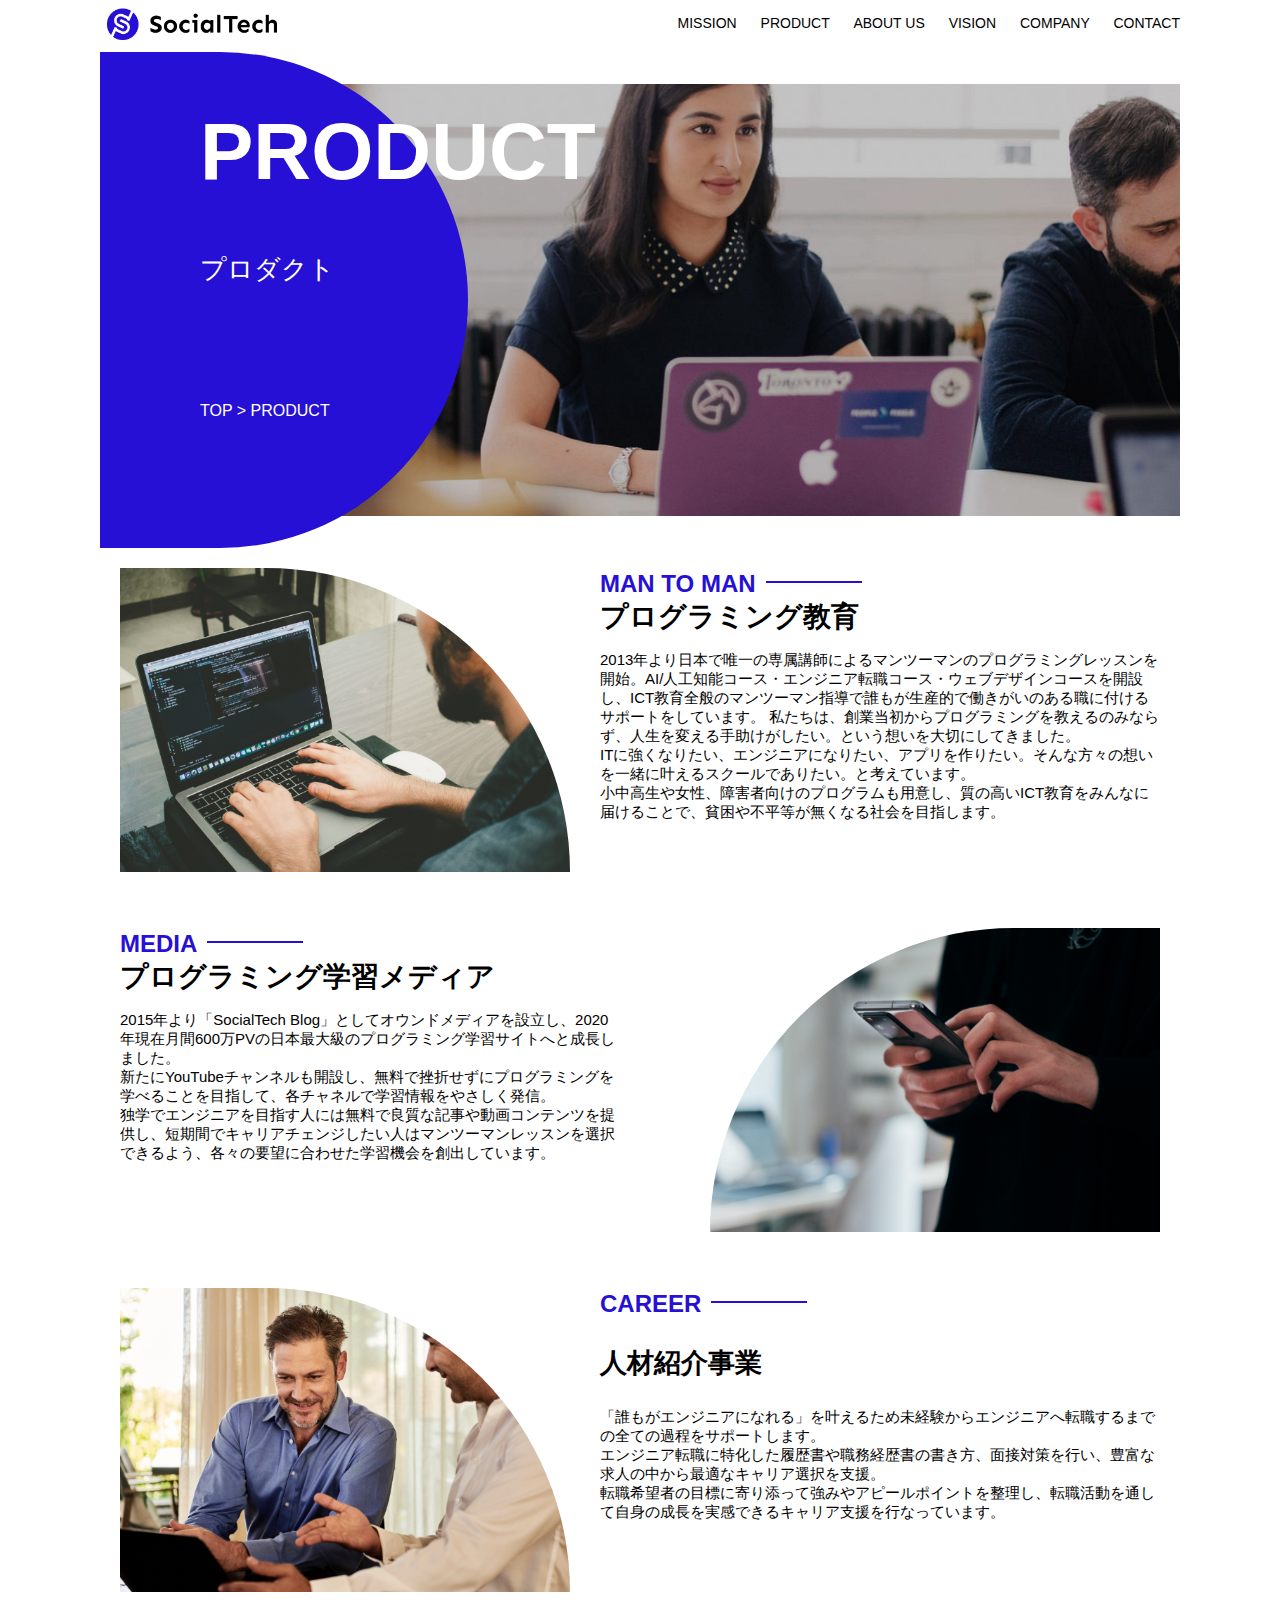
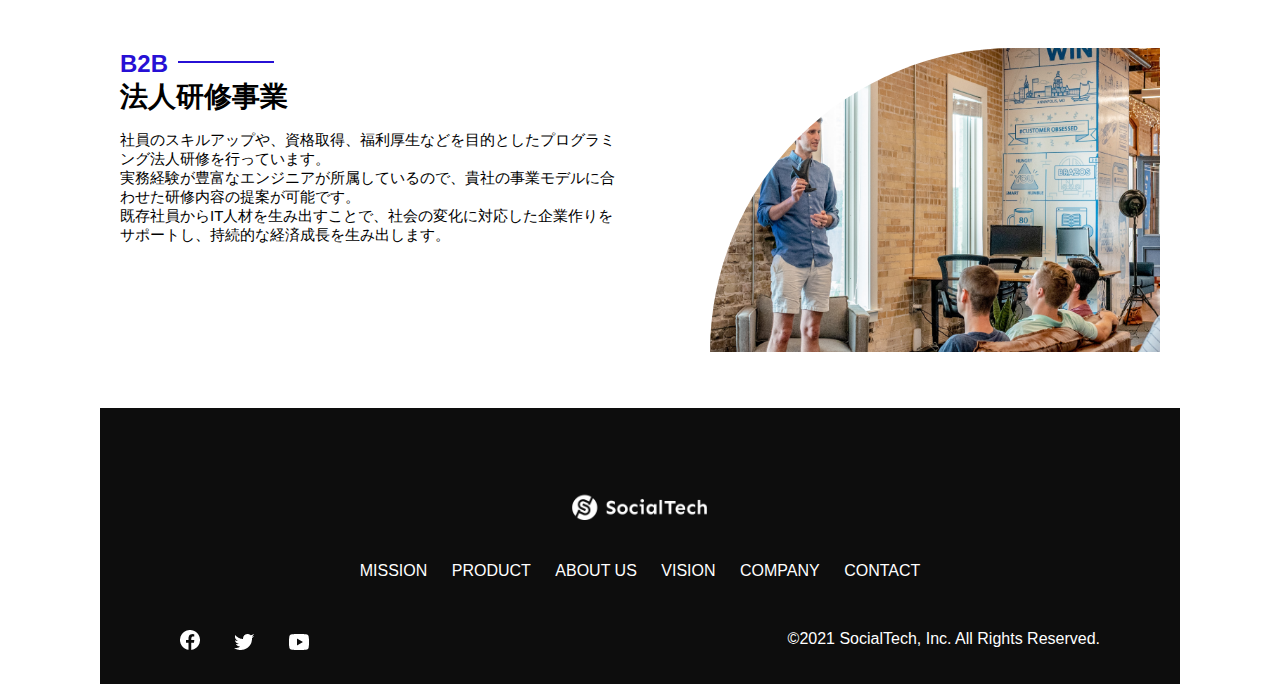
<file: product.html>
<!DOCTYPE html>
  <html>
  <head>
    <title>SocialTech -PRODUCT プロダクト-</title>
    <meta charset="UTF-8">
    <meta description="SocialTechの4つのプロダクトを紹介します">
    <meta name="viewport" content="width=device-width, initial-scale=1.0">
    <link rel="stylesheet" href="style.css">
  </head>

  <body>
    <!-- ヘッダー -->
    <header>
      <!-- ロゴ -->
      <a href="index.html" id="logo"><img src="images/logo.png" alt="トップページに戻る"></a>
  
      <!-- PC用ナビゲーション -->
      <nav id="nav-pc">
        <a href="mission.html">MISSION</a>
        <a href="product.html">PRODUCT</a>
        <a href="index.html#aboutus">ABOUT US</a>
        <a href="index.html#vision">VISION</a>
        <a href="index.html#company">COMPANY</a>
        <a href="index.html#contact">CONTACT</a>
      </nav>
  
      <!-- スマホ用メニューボタン -->
      <img id="menu-sp" src="images/button-menu.png" alt="ナビゲーションを開く" onclick="document.getElementById('nav-sp').style.display = 'block'">
  
      <!-- スマホ用ナビゲーション -->
      <nav id="nav-sp">
        <img id="close" src="images/button-close.png" alt="ナビゲーションを閉じる" onclick="document.getElementById('nav-sp').style.display = 'none'">
        <a id="logo-sp" href="index.html" onclick="document.getElementById('nav-sp').style.display = 'none'"><img
            src="images/logo-sp.png" alt="トップページに戻る"></a>
        <a class="menu" href="mission.html" onclick="document.getElementById('nav-sp').style.display = 'none'">MISSION</a>
        <a class="menu" href="product.html" onclick="document.getElementById('nav-sp').style.display = 'none'">PRODUCT</a>
        <a class="menu" href="index.html#aboutus" onclick="document.getElementById('nav-sp').style.display = 'none'">ABOUT
          US</a>
        <a class="menu" href="index.html#vision"
          onclick="document.getElementById('nav-sp').style.display = 'none'">VISION</a>
        <a class="menu" href="index.html#company"
          onclick="document.getElementById('nav-sp').style.display = 'none'">COMPANY</a>
        <a class="menu" href="index.html#contact"
          onclick="document.getElementById('nav-sp').style.display = 'none'">CONTACT</a>
        <div id="sns">
          <a href="https://www.facebook.com/sejuku2013"><img src="images/button-facebook.png" alt="Facebookのリンク"></a>
          <a href="https://twitter.com/samuraijuku"><img src="images/button-twitter.png" alt="Twitterのリンク"></a>
          <a href="https://www.youtube.com/channel/UCCFOQO5aDK0xXam4cUQXT8g"><img src="images/button-youtube.png" alt="YouTubeのリンク"></a>
        </div>
      </nav>
    </header>
    <main>
      <article>
          <section id="product-main">
              <div id="product-tittle">
                <h1>PRODUCT</h1>
                <span>プロダクト</span>
                <div>TOP > PRODUCT</div>
              </div>
          </section>
          <section class="product-section1">
            <img src="images/product/product-mantoman.png" alt="PCでコードを書く男性">
            <div>
                <h2 class="product-h2">MAN TO MAN</h2>
                <h3 class="product-h3">プログラミング教育</h3>
                <p>
                    2013年より日本で唯一の専属講師によるマンツーマンのプログラミングレッスンを開始。AI/人工知能コース・エンジニア転職コース・ウェブデザインコースを開設し、ICT教育全般のマンツーマン指導で誰もが生産的で働きがいのある職に付けるサポートをしています。
                    私たちは、創業当初からプログラミングを教えるのみならず、人生を変える手助けがしたい。という想いを大切にしてきました。<br>ITに強くなりたい、エンジニアになりたい、アプリを作りたい。そんな方々の想いを一緒に叶えるスクールでありたい。と考えています。<br>小中高生や女性、障害者向けのプログラムも用意し、質の高いICT教育をみんなに届けることで、貧困や不平等が無くなる社会を目指します。
                </p>
            </div>
        </section>
        <section class="product-section2">
            <div>
                <h2 class="product-h2">MEDIA</h2>
                <h3 class="product-h3">プログラミング学習メディア</h3>
                <p>2015年より「SocialTech
                    Blog」としてオウンドメディアを設立し、2020年現在月間600万PVの日本最大級のプログラミング学習サイトへと成長しました。<br>新たにYouTubeチャンネルも開設し、無料で挫折せずにプログラミングを学べることを目指して、各チャネルで学習情報をやさしく発信。<br>独学でエンジニアを目指す人には無料で良質な記事や動画コンテンツを提供し、短期間でキャリアチェンジしたい人はマンツーマンレッスンを選択できるよう、各々の要望に合わせた学習機会を創出しています。
                </p>
            </div>
            <img src="images/product/product-media.png" alt="スマートフォンを操作する人">
        </section>
        <section class="product-section1">
            <img src="images/product/product-career.png" alt="笑顔で話し合う2人の男性">
            <div>
                <h2 class="product-h2">CAREER</h2>
                <h3>人材紹介事業</h3>
                <p>
                    「誰もがエンジニアになれる」を叶えるため未経験からエンジニアへ転職するまでの全ての過程をサポートします。<br>エンジニア転職に特化した履歴書や職務経歴書の書き方、面接対策を行い、豊富な求人の中から最適なキャリア選択を支援。<br>転職希望者の目標に寄り添って強みやアピールポイントを整理し、転職活動を通して自身の成長を実感できるキャリア支援を行なっています。<br>
                </p>
            </div>
        </section>
        <section class="product-section2">
            <div>
                <h2 class="product-h2">B2B</h2>
                <h3 class="product-h3">法人研修事業</h3>
                <p>
                    社員のスキルアップや、資格取得、福利厚生などを目的としたプログラミング法人研修を行っています。<br>実務経験が豊富なエンジニアが所属しているので、貴社の事業モデルに合わせた研修内容の提案が可能です。<br>既存社員からIT人材を生み出すことで、社会の変化に対応した企業作りをサポートし、持続的な経済成長を生み出します。
                </p>
            </div>
            <img src="images/product/product-b2b.png" alt="公演中の男性とそれを聴く人々">
        </section>
      </article>
      <footer>
        <div id="footer-logo">
          <img src="images/logo-sp.png" alt="SocialTech">
        </div>
        <div id="footer-link">
          <a href="mission.html">MISSION</a>
          <a href="product.html">PRODUCT</a>
          <a href="index.html#aboutus">ABOUT US</a>
          <a href="index.html#vision">VISION</a>
          <a href="index.html#company">COMPANY</a>
          <a href="index.html#contact">CONTACT</a>
        </div>
        <div id="sns-footer">
          <a href="https://www.facebook.com/sejuku2013"><img src="images/button-facebook.png" alt="Facebookのリンク"></a>
          <a href="https://twitter.com/samuraijuku"><img src="images/button-twitter.png" alt="Twitterのリンク"></a>
          <a href="https://www.youtube.com/channel/UCCFOQO5aDK0xXam4cUQXT8g"><img src="images/button-youtube.png" alt="YouTubeのリンク"></a>
          <span id="copyright">&copy;2021 SocialTech, Inc. All Rights Reserved. </span>
        </div>
      </footer>
    </main>
  </body>
  
  </html>
</file>
<file: style.css>
/*pc,スマホ共通*/
body{
    font-family:  "Source Sans Pro", "Hiragino Kaku Gothic ProN", Meiryo, Arial, sans-serif;
}

p{
    font-size: 15px;
}

/*===========
pc用スタイル
===========*/
@media screen and (min-width: 768px) {
/*横幅設定*/
body{
    max-width: 1080px;
    min-width: 960px;
    margin: 0 auto 0 auto;
}
/*ヘッダー*/
header{
    display: flex;
    justify-content: space-between;
    max-width: 980;
    margin: 0 auto 0 auto;
}
/*ナビゲーションのレイアウト*/
#nav-pc{
    text-align: right;
    font-size: 14px;
    padding-top: 15px;
}
/*ナビゲーションのリンクの装飾設定*/
#nav-pc > a{
    text-decoration: none;
    margin-left: 20px;
}
#nav-pc > a:link{
    color: black;
}
#nav-pc > a:visited{
    color: black;
}
#nav-pc > a:hover{
    color: black;
    text-decoration: underline;
}
#nav-pc > a:active{
    color: black;
}
/*スマホ用ナビを非表示*/
#nav-sp,
#menu-sp{
  display: none;
}
/*メインビジュアル*/
#main-visual{
    position: relative;
    height: 400px;
}
 
#main-message{
    position: absolute;
    top: 0;
    left: 0;
    background-color: #2710d5;
    color: #ffffff;
    border-radius: 0 0 476px 0;
    max-width: 620px;
    height: 100%;
    width: 100%;
    z-index: 11;
}

#main-message > h1{
    font-size: 60px;
    font-weight: bold;
    margin: 100 0 0 50px;
}
#main-message > p{
    font-size: 28px;
    margin: 0 0 0 50px;
}

#main-visual > img{
    max-width: 620px;
    border-radius: 476px 0 0 0;
    position: absolute;
    top: 0;
    right: 0;
    z-index: 10;
}
/*見出し*/
h2{
    margin: 40px 0 0 0;
}
h2::after{
    content: url(images/line.png);
    margin-left: 10px;
}
h3{
    font-size: 27px;
}
/* ミッション */
#mission {
    margin: 80px auto 80px auto;
    width: 100%;
  }
  
  #mission-flex {
    width: 100%;
    display: flex;
  }
  
  #mission-flex > div {
    width: 50%;
    margin: 20px;
  }
  
  #mission-photo {
    width: 100%;
  }
  
  #s2dgs {
    margin-top: 50px;
  }
  
 /* プロダクト */
    #product {
      background-color: #fafafa;
      width: 100%;
      margin: 80px 0 80px 0;
      padding: 10px 40px 0px 40px;
    }
    
    /* 外枠 */
    #product > div {
      margin-top: 40px;
      display: flex;
    }
    
    /* 左のカラム */
    #product-left {
      width: 50%;
      margin-right: 20px;
    }
    
    /* 右のカラム */
    #product-right {
      width: 50%;
      margin-left: 20px;
      margin-top: 80px;
    }
    
    /* 画像＋説明の枠 */
    #product-left > div {
      position: relative;
      height: 480px;
      margin-right: 20px;
    }
    #product-right > div {
      position: relative;
      height: 480px;
      margin-left: 20px;
    }  
/*画像*/
.product-photo{
    width: 100%;
}
/* 説明文の枠 */
.product-explain {
    background-color: #ffffff;
    position: absolute;
    left: 0;
    top: 280px;
    margin: 0 40px 0 40px;
    padding: 20px;
    box-shadow: 5px 5px 10px rgba(0, 0, 0, 0.05);
  }
  
  /* 説明文の英語 */
  .product-explain > span {
    color: #2710d5;
    font-weight: bold;
    font-size: 16px;
    margin: 0;
  }
  
  /* 説明文の見出し */
  .product-explain > h3 {
    margin: 5px 0 5px 0;
  }
  
  /* 説明文 */
  .product-explain > p {
    margin: 0;
  }
  
  /* 「もっとみる」ボタン */
  #product-more {
    margin: 0 auto -42px auto;
  }

  /*ABOUT US*/
  #aboutus {
    margin: 80px auto 80px auto;
  }

  /*3つの組織文化と画像を入れる枠*/
  #aboutus > div {
    display: flex;
  }

  /*画像*/
  .culture-img {
    width: 100%;
    align-self: flex-start;
  }

  .culture-img2 {
    margin-top: 50px;
    width: 100%;
  }
  /*3つの組織文化の表*/
  .culture-table {
    max-width: 500px;
    margin-right: 50px;
  }

  /*番号*/
   .culture-num {
     font-size: 80px;
     color: #2710d5;
     margin: 0 20px 0 0;
  }

  /*組織文化英語*/
  .culture-en {
    color: #2710d5;
    font-weight: bold;
    font-size: 24px;
    display: block;
  }

  /*組織文化日本語*/
  .culture-jp {
    font-size: 28px;
    font-weight: bold;
  }

  /*説明文*/
  .culture-description {
    margin: 0;
  }
  /*ビジョン*/
  #vision {
    margin: 80px auto 80px auto;
  }

  /*セクション内の外枠*/
  #vision > div {
    width: 100%;
    display: flex;
    justify-content: space-between;
    flex-wrap: wrap;
  }

  /*7つの行動指針の枠*/
  .vision-box {
    width: 300px;
    height: 300px;
    margin-bottom: 30px;
    position: relative;
  }

  .vision-box > img {
    width: 100%;
    height: auto;
    position: absolute;
    top: 0;
    left: 0;
    z-index: 30;
  }

  .vision-box > span {
    position: absolute;
    top: 0;
    left: 0;
    z-index: 31;
    margin-right: 20px;
  }

  .vision-box > span > h4 {
    color: #2710d5;
    font-size: 24px;
    margin: 80px 0 0 0;
  }

  .vision-box > span > h4::first-letter {
    font-size: 40px;
  }

  .vision-box > span > h5 {
    font-size: 20px;
    margin: 0 0 0 0;
  }

  .vision-box > span > p {
    margin: 10px 0 0 0;
  }

  /*会社概要*/
  #company {
    margin: 80px auto 80px auto;
  }

  #company-table {
    width: 100%;
  }

  .tableheader {
    text-align: left;
    padding: 20px;
    border-bottom-color: #2710d5;
    border-bottom-width: 1px;
    border-bottom-style: solid;
  }

  .tableheader-first {
    text-align: left;
    padding: 20px;
    border-bottom-color: #2710d5;
    border-bottom-width: 1px;
    border-bottom-style: solid;
    border-top-color: #2710d5;
    border-top-width: 1px;
    border-top-style: solid;
    width: 100px;
  }

.cell {
  padding: 30px;
  border-bottom-color: #ececec;
  border-bottom-width: 1px;
  border-bottom-style: solid;
}

  .cell-first {
    padding: 30px;
    border-bottom-color: #ececec;
    border-bottom-width: 1px;
    border-bottom-style: solid;
    border-top-width: 1px;
    border-top-style: solid;
  }

  #company > iframe {
    width: 100%;
    height: 368px;
    margin-top: 40px;
  }

/* お問い合わせ */
#contact {
  margin: 80px auto 80px auto;
}

/* 外枠 */
#contact > form > div {
  display: flex;
  flex-direction: row;
  flex-wrap: wrap;
  padding-bottom: 30px;
}

/*左列の見出し*/
.contact-heading {
  width: 240px;
  align-self: center;
}

/*見出しのラベル*/
.contact-label {
  width: 240px;
  font-weight: bold;
}
/*必須*/
.contact-span {
  color: #ce2222;
  margin: 0 0 0 20px;
  font-weight: bold;
}

/*テキストボックス*/
.contact-textbox {
  border-top: 0;
  border-left: 0;
  border-right: 0;
  border-bottom-width: 1px;
  border-bottom-color: #707070;
  border-bottom-style: solid;
  background-color: #fafafa;
  width: 400px;
  height: 56px;
}
/* お問い合わせ内容のテキストエリア */
.contact-textarea {
  border-top: 0;
  border-left: 0;
  border-right: 0;
  border-bottom-width: 1px;
  border-bottom-color: #707070;
  border-bottom-style: solid;
  background-color: #fafafa;
  width: 400px;
  height: 200px;
}
/* 個人情報の取り扱い */
details {
  width: 700px;
}
details > div {
  background-color: #fafafa;
  padding: 20px;
} 
details > span {
  font-weight: bold;
}
/*フッター*/
footer {
  background-color: #0d0d0d;
  text-align: center;
  padding: 80px 80px 30px 80px;
}

#footer-logo {
  margin-bottom: 30px;
}

#footer-link {
  margin-bottom: 50px;
}

#footer-link > a {
  text-decoration: none;
  margin: 10px;
}

#footer-link > a:link {
  color: #ffffff;
}

#footer-link > a:visited {
  color: #ffffff;
}

#footer-link > a:hover {
  color: #ffffff;
  text-decoration: underline;
}

#footer-link > a:active {
  color: #ffffff;
}

#sns-footer {
  text-align: left;
  width: 100%;
}
  #sns-footer > a {
    margin-right: 30px;
  }

  #copyright {
    color: #ffffff;
    text-align: right;
    float: right;
  }

  /*mission.html用スタイル*/
  /*ミッションのメインビジュアル*/
  #mission-main {
   height: 496px;
   width: 100%;
   background-image: url(images/mission/mission-main.png);
   background-repeat: no-repeat;
   background-position-y: center;
  }
  #mission-tittle {
    background-color: #2710d5;
    width: 368px;
    color: #ffffff;
    height: 496px;
    border-radius: 0 248px 248px 0;
    position: relative;
  }
  #mission-tittle > h1 {
    position: absolute;
    top: 0;
    left: 100px;
    font-size: 80px;
  }
  #mission-tittle > span {
    position: absolute;
    top: 200px;
    left: 100px;
    font-size: 26px;
  }
  #mission-tittle > div {
    position: absolute;
    top: 350px;
    left: 100px;
    font-size: 16px;
  }
  #mission-s2dgs {
    width: 100%;
    margin: 20px;
  }
  .mission-h2 {
    color: #2710d5;
    font-size: 40px;
  }
  .mission-h2::after {
    content: none;
  }
  #mission-5goals {
    margin: 20px;
    display: flex;
  }
  #mission-5goals > div {
    flex-grow: 1;
    padding: 20px;
  }
  #mission-5goals > div > div {
    margin-bottom: 40px;
  }
  .fivegoals-image-right {
    float: right;
    margin: 20px;
  }
  .fivegoals-image-left {
    float: left;
    margin: 20px;
  }
  .fivegoals-number {
    color: #2710d5;
    font-size: 48px;
    margin: 0;
  }
  .fivegoals-h3 {
    font-size: 28px;
    font-weight: bold;
    margin: 0;
  }
  .fivegoals-p {
    margin: 0;
  }
  /*プロダクトページ*/
  #product-main {
    height: 496px;
    width: 100%;
    background-image: url(images/product/product-main.png);
    background-repeat: no-repeat;
    background-position-y: center;
  }
  #product-tittle {
    background-color: #2710d5;
    width: 368px;
    color: #ffffff;
    height: 496px;
    border-radius: 0 248px 248px 0;
    position: relative;
  }
  #product-tittle > h1 {
    position: absolute;
    top: 0;
    left: 100px;
    font-size: 80px;
  }
  #product-tittle > span {
    position: absolute;
    top: 200px;
    left: 100px;
    font-size: 26px;
  }
  #product-tittle > div {
    position: absolute;
    top: 350px;
    left: 100px;
    font-size: 16px;
  }
  /*セクション*/
  .product-section1 {
    position: relative;
    margin: 20px;
    height: 340px;
  }
  .product-section1 > img {
    position: absolute;
    top: 0;
    left: 0;
    width: 450px;
    margin: 0 40px 30px 0;
    border-radius: 0 432px 0 0;
  }
  .product-section1 > div {
    position: absolute;
    top: 0;
    left: 480px;
  }
  /*セクション2*/
  .product-section2 {
    position: relative;
    margin: 20px;
    height: 340px;
  }
  .product-section2 > img {
    position: absolute;
    top: 0;
    right: 0;
    width: 450px;
    margin: 0 0 30px 40px;
    border-radius: 432px 0 0 0;
  }
  .product-section2 > div {
    width: 500px;
    position: absolute;
    top: 0;
    left: 0;
  }
  .product-h2 {
    color: #2710d5;
    font-size: 24px;
    margin: 0;
  }
  .product-h3 {
    font-size: 28px;
    margin: 0;
  }

}
/*====================
スマートフォン用のスタイル
=====================*/
@media screen and (max-width: 767px) {
  body {
    min-width: 375px;
    margin: 0;
  }

  /* PC用ナビゲーション非表示 */
  #nav-pc {
    display: none;
  }

  /* ハンバーガーメニュー */
  #menu-sp {
    float: right;
    padding: 0;
  }
   /* スマホ用ナビゲーションの表示切替 */
   /* 初期状態、レイアウトと非表示設定 */
   #nav-sp {
     background-color: #2710d5;
     position: absolute;
     left: 0;
     top: 0;
     height: 100%;
     width: 100%;
     display: none;
     z-index: 100;
   }
   /*×ボタン*/
   #close{
     position: absolute;
     top: 20px;
     right: 20px;
   }

   /*ナビゲーションメニュー用ロゴ*/
   #logo-sp{
     margin: 80px 0 30px 20px;
   }
   /*ナビゲーションのリンク装飾設定*/
   #nav-sp > a {
     display: block;
   }
   #nav-sp > a:link {
     color: #ffffff;
   }
   #nav-sp > a:visited {
     color: #ffffff;
   }
   #nav-sp > a:hover {
     color: #ffffff;
     text-decoration: underline;
   }
   #nav-sp > a:active {
     color: #ffffff;
   }
   #nav-sp > .menu {
     text-decoration: none;
     display: block;
     margin: 0 20px 0 20px;
     height: 44px;
     font-size: 16px;
     background-image: url(images/arrow.png);
     background-repeat: no-repeat;
     background-position: right top;
   }
   #sns {
    position: absolute;
    bottom: 20px;
    left: 20px;
  }
  #sns > a {
    margin-right: 30px;
  }
  /*メインビジュアル*/
  #main-visual {
    position: relative;
    height: 470px;
    width: 100%;
    overflow: hidden;
  }
  #main-visual > div {
    position: absolute;
    top: 0;
     left: 0;
     background-color: #2710d5;
     color: white;
     border-radius: 0 0 476px 0;
     text-align: center;
     height: 280px;
     width: 100%;
     z-index: 11;
   }
   #main-visual > div > h1 {
     font-size: 28px;
     margin: 90px 0 0 0;
   }
 
   #main-visual > div > p {
     margin: 0;
   }
 
   #main-visual > img {
     width: 100%;
     border-radius: 476px 0 0 0;
     z-index: 10;
     position: absolute;
     bottom: 0;
     right: 0;
   }
   /*見出し*/
   h2::after {
     content: url(images/line.png);
     margin-left: 10px;
   }
   h3 {
     font-size: 24px;
     margin-left: 10px 0 0 0;
   }
    #s2dgs {
      width: 100%;
    }
    /*プロダクト*/
    #product {
      background-color: #fafafa;
      padding-top: 10px;
    }
    #product h2 {
      margin-left: 20px;
    }
    /*外枠*/
    /*左右のカラム　スマホでは縦並び*/
    #product-left,
    #product-right {
      margin-right: 20px;
      margin-left: 20px;
    }
    /* 画像＋説明の枠 */
   #product-left > div,
   #product-right > div {
     position: relative;
     height: 540px;
   }
    /*説明文の枠*/
    .product-explain {
      background-color: #ffffff;
      position: absolute;
      left: 0;
      bottom: 50px;
      padding: 20px;
      box-shadow: 100% 10px rgba(0, 0, 0, 0.05);
    }

    .product-explain > span {
      color: #2710d5;
      font-weight: bold;
      font-size: 16px;
      margin: 0px;
    }

    .product-explain > h3 {
      margin: 10px 0 10px 0;
    }
    /*画像*/
    .product-photo {
      width: 100%;
    }

    #product-more > img {
      margin: 0 0 -42px 20px;
    }
    /*ABOUT US*/
    #aboutus {
      margin: 80px 20px 80px 20px;
    }

    #aboutus > div {
      display: flex;
      flex-direction: column;
    }
    .culture-table {
      width: 100%;
      padding-right: 20px;
      order: 2;
    }
    .culture-img {
      width: 100%;
      order: 1;
    }
    .culture-img2 {
      width: 100%;
    }
    .culture-num {
      font-size: 80px;
      color: #2710d5;
    }
    .culture-en {
      color: #2710d5;
      font-weight: bold;
      font-size: 24px;
      display: block;
    }
    .culture-jp {
      display: block;
    }
    .culture-description {
      margin: 0;
    }
    /*ビジョン*/
    #vision {
      margin: 80px 20px 80px 20px;
    }
    .vision-box {
      width: 300px;
      height: 300px;
      margin-bottom: 30px;
      position: relative;
    }
    .vision-box > img {
      width: 100%;
      height: auto;
      position: absolute;
      top: 0;
      left: 0;
      z-index: 30;
    }
    .vision-box > span{
      position: absolute;
      top: 0;
      left: 0;
      z-index: 31;
      margin-right: 20px;
    }
    .vision-box > span >h4 {
      color: #2710d5;
      font-size: 24px;
      margin: 60px 0 0 0;
    }
    .vision-box > span > p {
      margin: 10px 0 0 0;
    }
    /*会社概要*/
    #company {
      margin: 0 20px 0 20px;
    }
    #company > h3 {
      margin-bottom: 20px;
    }
    .tableheader-first {
      text-align: left;
      padding: 20px;
      border-bottom-color: #2710d5;
      border-bottom-width: 1px;
      border-bottom-style: solid;
      border-top-color: #2710d5;
      border-top-width: 1px;
      border-top-style: solid;
      width: 50px;
    }
    .tableheader {
      text-align: left;
     padding: 20px;
     border-bottom-color: #2710d5;
     border-bottom-width: 1px;
     border-bottom-style: solid;
     width: 50px;
    }
    .cell {
      padding: 20px;
      border-bottom-color: #ececec;
      border-bottom-width: 1px;
      border-bottom-style: solid;
    }
    .cell-first {
      padding: 20px;
      border-bottom-color: #ececec;
      border-bottom-width: 1px;
      border-bottom-style: solid;
      border-top-color: #ececec;
      border-top-width: 1px;
      border-top-style: solid;
    }
    #company > iframe {
      width: 100%;
      height: 240px;
      margin: 40px 0 0 0;
    }
    /*お問い合わせ*/
    #contact {
      margin: 80px 20px 80px 20px;
    }
    #contact > h3 {
      margin-bottom: 20px;
    }
    #contact > form > div {
      margin-bottom: 20px;
    }
    .contact-heading {
      margin-bottom: 20px;
    }
    /*ラベル*/
    .contact-label {
      width: 200px;
      font-weight: bold;
    }
    /*必須*/
  .contact-span {
    color: #ce2222;
    margin: 0 0 0 20px;
    font-weight: bold;
  }   
  .contact-textbox {
    height: 56px;
    border-top: 0;
    border-left: 0;
    border-right: 0;
    background-color: #fafafa;
    border-bottom-color: #707070;
    border-bottom-width: 1px;
    border-style: solid;
    min-width: 300px;
    width: 100%;
  }
  .contact-textarea {
    height: 150px;
    border-top: 0;
    border-left: 0;
    border-right: 0;
    background-color: #fafafa;
    width: 100%;
  }
  .radiobutton {
    margin-bottom: 20px;
  }
  .radiobutton + label::after {
    content:"\A";
    white-space: pre;
  }
  /*フッター*/
  footer {
    background-color: #0d0d0d;
    padding: 30px 20px 50px 20px;
  }
  #footer-logo {
    margin-bottom: 30px;
  }
  #footer-link {
    margin-bottom: 50px;
  }
  #footer-link > a{
    text-decoration: none;
    margin: 0 20px 30px 0;
    display: block;
    background-image: url(images/arrow.png);
    background-repeat: no-repeat;
    background-position: right top;
   }
   #footer-link > a:link {
    color: #ffffff;
  }
  #footer-link > a:visited {
    color: #ffffff;
  }
  #footer-link > a:hover {
    color: #ffffff;
    text-decoration: underline;
  }
  #footer-link > a:active {
    color: #ffffff;
  }
  #sns-footer {
    display: block;
    width: 100%;
}

#sns-footer > a {
    margin-right: 30px;
}

#copyright {
    font-size: 12px;
    display: block;
    margin-top: 30px;
    color: #ffffff;
}
/*mission.html用スタイル*/
/*ミッションのメインビジュアル*/
#mission-main {
height: 256px;
width: 100%;
background-image: url(images/mission/mission-main.png);
background-repeat: no-repeat;
background-position-y: center;
background-size: auto 208px;
}

#mission-tittle {
  background-color: #2710d5;
  width: 136px;
  color: #ffffff;
  height: 256px;
  border-radius: 0 248px 248px 0;
  position: relative;
}
#mission-tittle > h1 {
  position: absolute;
  top: 0; 
  left: 20px;
  font-size: 40px;
}
#mission-tittle > span {
  position: absolute;
  top: 110px;
  left: 20px;
  font-size: 18px;
}
#mission-tittle > div {
  position: absolute;
  top: 180px;
  left: 20px;
  font-size: 13px;
}
/*ミッションページ　S2DGSの設定*/
  #mission-s2dgs {
    margin: 20px;
  }
  .mission-h2 {
    color: #2710d5;
    font-size: 38px;
    margin: 0px;
  }
  .mission-h2::after {
    content: none;
  }
  #mission-s2dgs > img {
    width: 100%;
  }
  /*ミッションページ　5Goalsの設定*/
  #mission-s2dgs > img {
    width: 100%;
  }
  #mission-5goals {
    margin: 20px;
  }
  #mission-5goals > div > div {
    margin: 20px;
  }
  #s2dgs-image {
    width:100%
  }
  .fivegoals-image-right {
    margin: 20px auto 20px auto;
    display: block;
  }
  .fivegoals-image-left {
    margin: 20px auto 20px auto;
    display: block;
  }
  .fivegoals-number {
    color: #2710d5;
    font-size: 48px;
    margin: 0;
  }
  .fivegoals-h3 {
    font-size: 28px;
    margin: 0;
  }
  .fivegoals-p {
    margin: 0;
  }
  /*プロダクトページ*/
  #product-main {
    height: 256px;
    width: 100%;
    background-image: url(images/product/product-main.png);
    background-repeat: no-repeat;
    background-position-y: center;
    background-size: auto 208px;
  }
  #product-tittle {
    background-color: #2710d5;
    width: 136px;
    color: #ffffff;
    height: 256px;
    border-radius: 0 248px 248px 0;
    position: relative;
  }
  #product-tittle > h1 {
    position: absolute;
    top: 0;
    left: 20px;
    font-size: 40px;
  }
  #product-tittle > span {
    position: absolute;
    top: 110px;
    left: 20px;
    font-size: 18px;
  }
  #product-tittle > div {
    position: absolute;
    top: 180px;
    left: 20px;
    font-size: 13px;
  }
  .product-section1{
    margin: 20px;
  }
  .product-section1 > img {
    width: 100%;
    border-radius: 0 300px 0 0;
  }
  .product-section2 {
    margin: 20px;
    display: flex;
    flex-direction: column;
  }
  .product-section2 > img {
    order: 1;
    width: 100%;
    border-radius: 300px 0 0 0;
  }
  .product-section2 > div {
    order: 2;
  }
  .product-h2 {
    color: #2710d5;
    font-size: 24px;
    margin: 0;
  }
  .product-h3 {
    font-size: 28px;
    margin: 0;
  }

}
</file>
